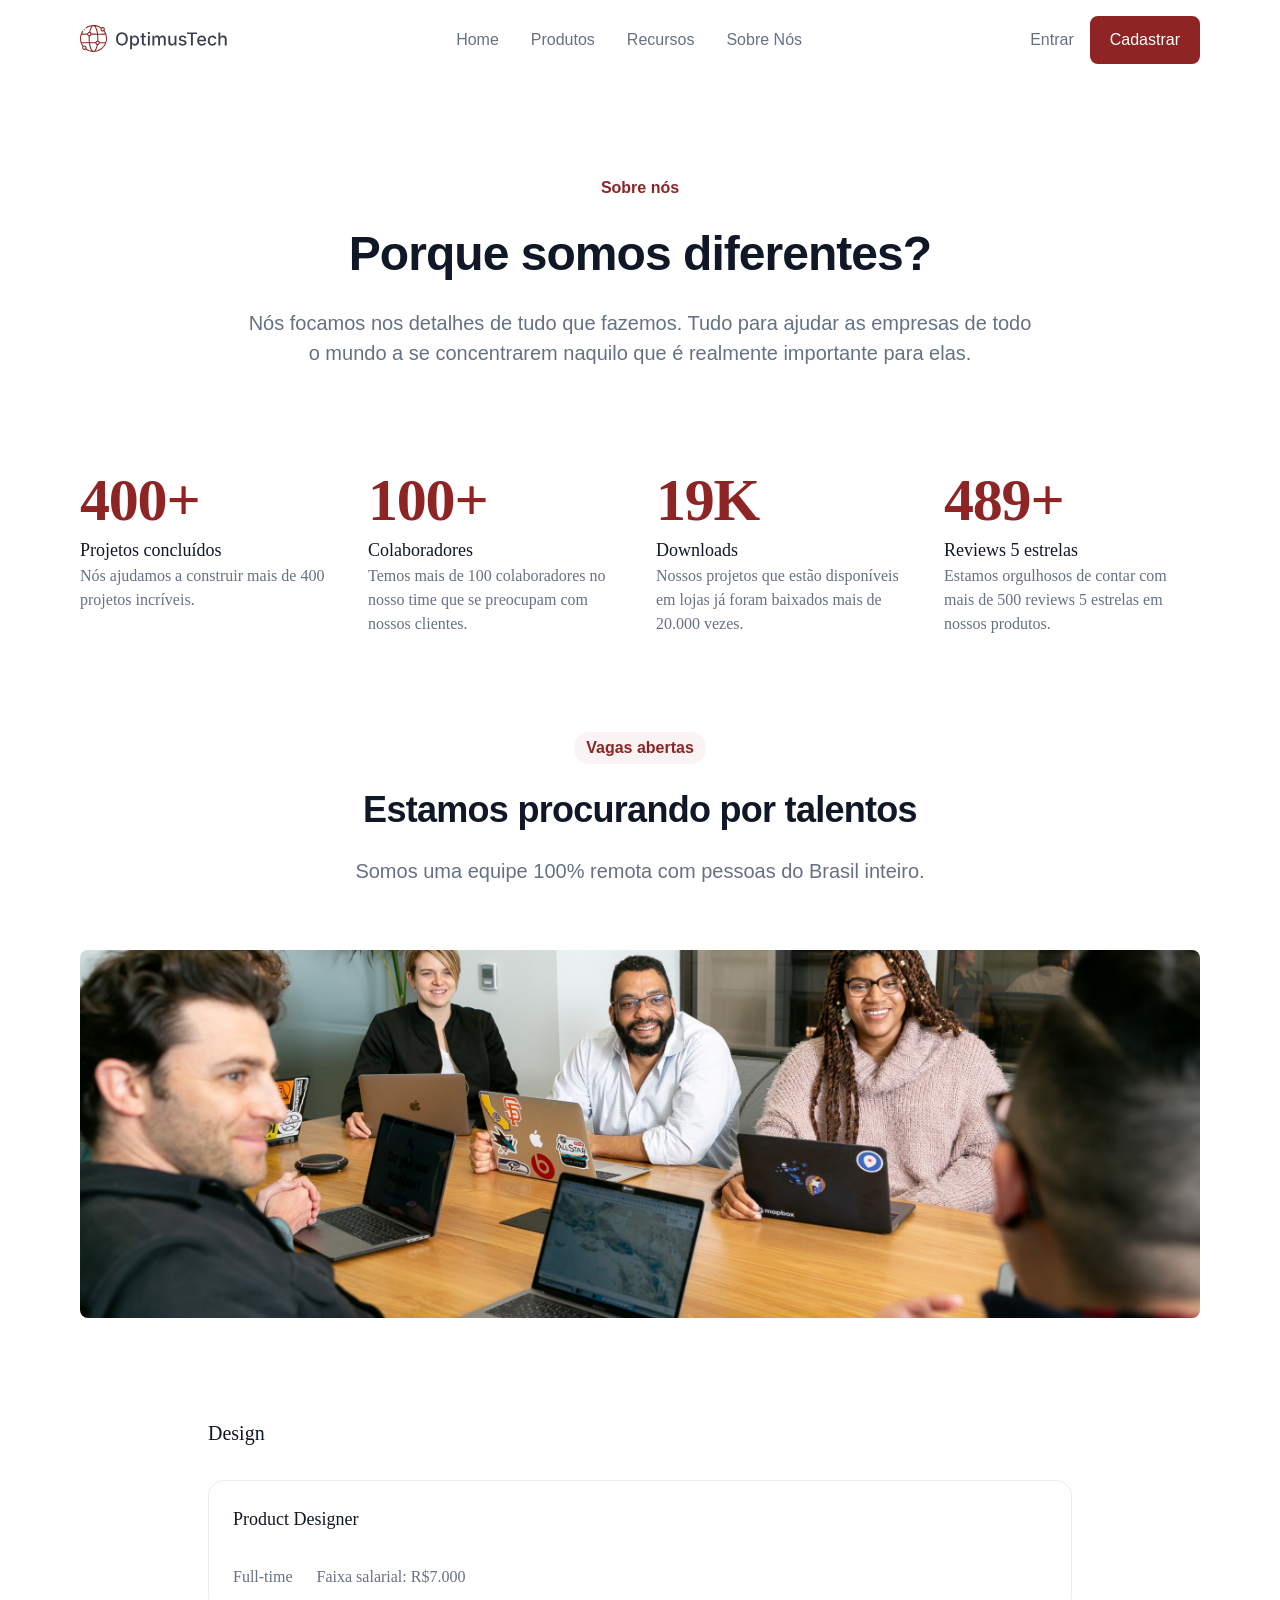
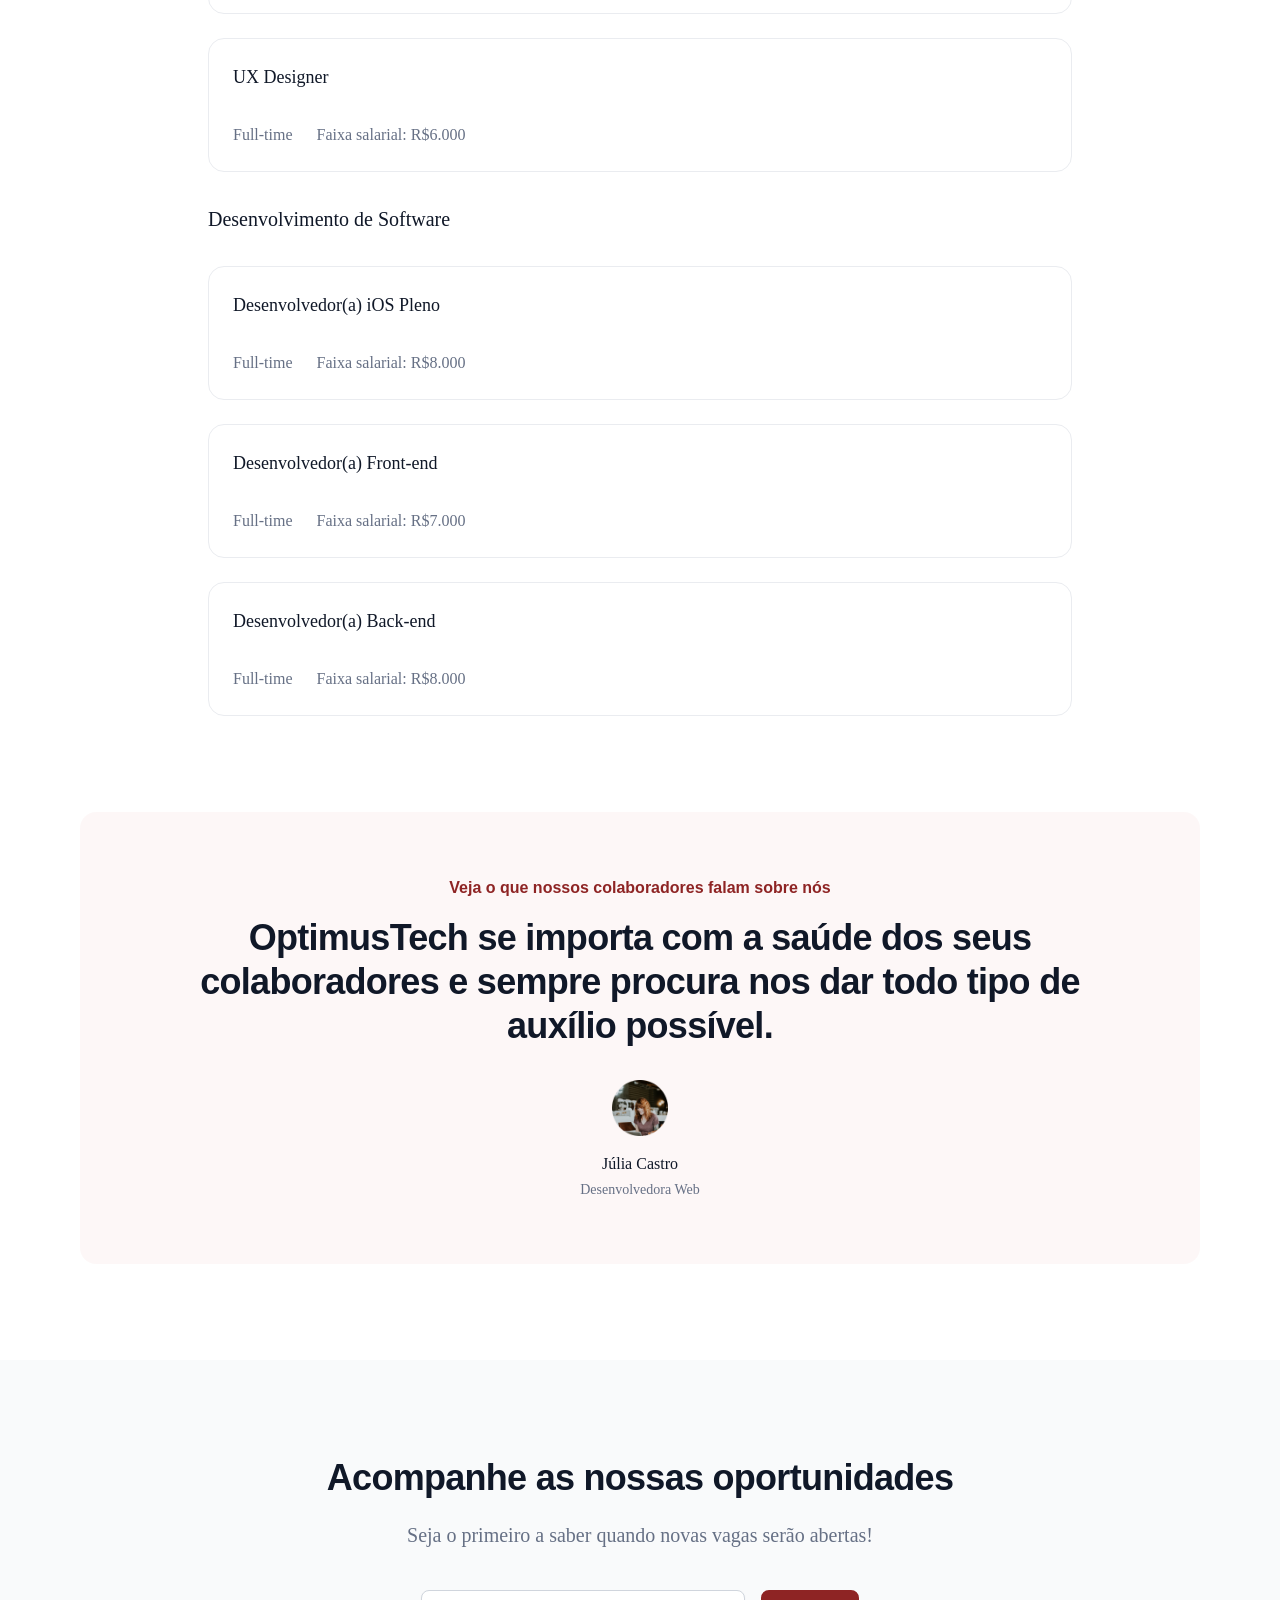
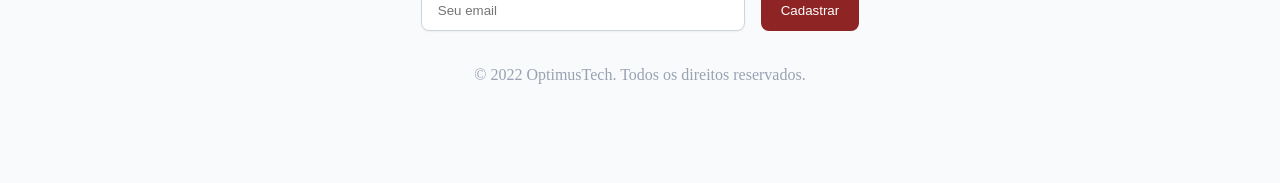
<file: 01.frontend/01.pagina-de-vagas/index.html>
<!doctype html>
<html lang="pt-BR">
  <head>
    <meta charset="UTF-8" />
    <meta name="viewport" content="width=device-width, initial-scale=1.0" />
    <link rel="stylesheet" href="style.css" />
    <script src="js/main.js" defer></script>
    <title>Vagas</title>
  </head>
  <body>
    <nav id="nav-flex">
      <div id="logo">
        <img src="images/logotipo.svg" alt="Logo" />
      </div>
      <div id="flex-pages">
        <ul>
          <li><a href="#">Home</a></li>
          <li><a href="#">Produtos</a></li>
          <li><a href="#">Recursos</a></li>
          <li><a href="#">Sobre Nós</a></li>
        </ul>
      </div>
      <div id="nav-buttons">
        <a id="button-login" href="#">Entrar</a>
        <a id="button-signup" href="#">Cadastrar</a>
      </div>
    </nav>
    <header>
      <span class="etiqueta">Sobre nós</span>
      <h1>Porque somos diferentes?</h1>
      <p>
        Nós focamos nos detalhes de tudo que fazemos. Tudo para ajudar as
        empresas de todo o mundo a se concentrarem naquilo que é realmente
        importante para elas.
      </p>
    </header>
    <section id="metricas">
      <div class="card">
        <h2 class="numero">400+</h2>
        <p class="titulo">Projetos concluídos</p>
        <p class="descricao">
          Nós ajudamos a construir mais de 400 projetos incríveis.
        </p>
      </div>
      <div class="card">
        <h2 class="numero">100+</h2>
        <p class="titulo">Colaboradores</p>
        <p class="descricao">
          Temos mais de 100 colaboradores no nosso time que se preocupam com
          nossos clientes.
        </p>
      </div>
      <div class="card">
        <h2 class="numero">20K</h2>
        <p class="titulo">Downloads</p>
        <p class="descricao">
          Nossos projetos que estão disponíveis em lojas já foram baixados mais
          de 20.000 vezes.
        </p>
      </div>
      <div class="card">
        <h2 class="numero">500+</h2>
        <p class="titulo">Reviews 5 estrelas</p>
        <p class="descricao">
          Estamos orgulhosos de contar com mais de 500 reviews 5 estrelas em
          nossos produtos.
        </p>
      </div>
    </section>
    <section id="vagas">
      <div class="conteudo">
        <span class="etiqueta">Vagas abertas</span>
        <h2>Estamos procurando por talentos</h2>
        <p>Somos uma equipe 100% remota com pessoas do Brasil inteiro.</p>
      </div>
      <div class="vagas-img">
        <img src="images/vagas.jpg" alt="Vagas" />
      </div>
    </section>
    <section id="area">
      <div class="conteudo-vaga">
        <h3 class="vaga-tipo">Design</h3>
        <div class="vagas-relacionadas">
          <div class="vaga">
            <span class="titulo-vaga">Product Designer</span>
            <div class="informacoes">
              <span>Full-time</span>
              <span>Faixa salarial: R$7.000</span>
            </div>
          </div>
          <div class="vaga">
            <span class="titulo-vaga">UX Designer</span>
            <div class="informacoes">
              <span>Full-time</span>
              <span>Faixa salarial: R$6.000</span>
            </div>
          </div>
        </div>
      </div>
      <div class="conteudo-vaga">
        <h3 class="vaga-tipo">Desenvolvimento de Software</h3>
        <div class="vagas-relacionadas">
          <div class="vaga">
            <span class="titulo-vaga">Desenvolvedor(a) iOS Pleno</span>
            <div class="informacoes">
              <span>Full-time</span>
              <span>Faixa salarial: R$8.000</span>
            </div>
          </div>
          <div class="vaga">
            <span class="titulo-vaga">Desenvolvedor(a) Front-end</span>
            <div class="informacoes">
              <span>Full-time</span>
              <span>Faixa salarial: R$7.000</span>
            </div>
          </div>
          <div class="vaga">
            <span class="titulo-vaga">Desenvolvedor(a) Back-end</span>
            <div class="informacoes">
              <span>Full-time</span>
              <span>Faixa salarial: R$8.000</span>
            </div>
          </div>
        </div>
      </div>
    </section>
    <section id="depoimentos">
      <div class="texto">
        <span class="etiqueta"
          >Veja o que nossos colaboradores falam sobre nós</span
        >
        <h2>
          OptimusTech se importa com a saúde dos seus colaboradores e sempre
          procura nos dar todo tipo de auxílio possível.
        </h2>
      </div>
      <div class="avatar">
        <img src="images/avatar.png" alt="Avatar" />
        <div class="nome-funcao">
          <span class="nome-avatar">Júlia Castro</span>
          <span class="funcao-avatar">Desenvolvedora Web</span>
        </div>
      </div>
    </section>
    <footer id="rodape">
      <div class="newsletter-rodape">
        <div class="texto-rodape">
          <h2>Acompanhe as nossas oportunidades</h2>
          <p>Seja o primeiro a saber quando novas vagas serão abertas!</p>
        </div>
        <form method="POST" class="email-rodape">
          <input type="email" placeholder="Seu email" />
          <button class="button-emails" type="submit">Cadastrar</button>
        </form>
      </div>
      <p id="copyright">© 2022 OptimusTech. Todos os direitos reservados.</p>
    </footer>
  </body>
</html>
</file>
<file: 01.frontend/01.pagina-de-vagas/style.css>
:root {
    --primary-color: #8E2424;
    --secondary-color: #667085;
    --color-black: #101828;
    --gray-200: #EAECF0;
    --Base-White: #FFFFFF;
    --font-family: "Inter", sans-serif;
    --space: 96px;
}

* {
    font-family: "Inter", sans-serif;
    margin: 0;
    padding: 0;
    box-sizing: border-box;
}

section {
    padding-left: 80px;
    padding-right: 80px;
}

#logo img:hover {
    cursor: pointer;
}

#nav-flex {
    display: flex;
    justify-content: space-between;
    align-items: center;
    height: 80px;
    padding: 0 80px;
    font-size: 16px;
    color: var(--secondary-color);
}

#nav-flex {
    display: flex;
    justify-content: space-between;
}

#nav-flex ul {
    display: flex;
    list-style: none;
    align-items: center;
    gap: 32px;
}

#nav-flex a {
    line-height: 24px;
    color: var(--secondary-color);
    text-decoration: none;
}

#flex-pages li a:hover {
    color: #8E2424;
    border-bottom: 2px solid #8E2424;
    padding-bottom: 4px;

}

#nav-buttons {
    display: flex;
    align-items: center;
    gap: 16px;
    line-height: 24px;
}

a#button-login:hover {
    color: #8E2424;
    cursor: pointer;
}

a#button-signup,
#rodape button {
    background-color: var(--primary-color);
    border: 2px solid var(--primary-color);
    color: #FFFFFF;
    border-radius: 8px;
    padding: 10px 18px;
}

a#button-signup:hover {
    border-color: 2px solid var(--primary-color);
    background-color: #FFFFFF;
    color: var(--primary-color);
    cursor: pointer;
}

header {
    display: flex;
    flex-direction: column;
    align-items: center;
    gap: 24px;
    padding: 96px 0;
    align-self: stretch;
}

span.etiqueta {
    color: var(--primary-color);
    font-size: 16px;
    line-height: 24px;
    font-weight: 600;
}

header h1 {
    font-size: 48px;
    font-style: normal;
    font-weight: 600;
    line-height: 60px;
    color: var(--color-black);
    letter-spacing: -0.96px;
}

header p {
    color: var(--secondary-color);
    font-size: 20px;
    font-style: normal;
    font-weight: 400;
    line-height: 30px;
    max-width: 792px;
    text-align: center;
}

#metricas {
    display: grid;
    grid-template-columns: repeat(4, 1fr);
    gap: 32px;
    padding-bottom: var(--space);
}

#metricas .card .numero {
    color: var(--primary-color);
    font-family: Inter;
    font-size: 60px;
    font-style: normal;
    font-weight: 600;
    line-height: 72px;
    letter-spacing: -1.2px;
}

#metricas .card p.titulo {
    color: var(--color-black);
    font-family: Inter;
    font-size: 18px;
    font-style: normal;
    font-weight: 500;
    line-height: 28px;
}

#metricas .card p.descricao {
    color: var(--secondary-color);
    font-family: Inter;
    font-size: 16px;
    font-style: normal;
    font-weight: 400;
    line-height: 24px;
}

#vagas {
    display: flex;
    flex-direction: column;
    align-items: center;
}

#vagas .conteudo {
    display: flex;
    flex-direction: column;
    align-items: center;
    gap: 24px;
    align-self: stretch;
}

#vagas .conteudo .etiqueta {
    padding: 4px 12px;
    justify-content: center;
    align-items: center;
    border-radius: 16px;
    background: rgba(142, 36, 36, 0.05);
}

#vagas .conteudo h2,
#depoimentos h2,
#rodape h2 {
    font-size: 36px;
    font-style: normal;
    font-weight: 600;
    line-height: 44px;
    color: var(--color-black);
    letter-spacing: -0.72px;
    text-align: center;
}

#vagas .conteudo p {
    color: var(--secondary-color);
    font-size: 20px;
    font-style: normal;
    font-weight: 400;
    line-height: 30px;
    max-width: 792px;
    text-align: center;
}

#vagas .vagas-img {
    margin-top: 64px;
    margin-bottom: 96px;
}

#vagas .vagas-img img {
    width: 100%;
    height: auto;
    border-radius: 8px;
}

#area {
    display: flex;
    flex-direction: column;
    gap: 32px;
    align-items: start;
    margin: 0 auto;
    width: 80%;
    padding-bottom: 96px;
}

#area .conteudo-vaga {
    display: flex;
    flex-direction: column;
    align-self: stretch;
    gap: 32px;
}

#area h3.vaga-tipo {
    color: var(--color-black);
    font-family: Inter;
    font-size: 20px;
    font-style: normal;
    font-weight: 500;
    line-height: 30px;
}

#area .vagas-relacionadas {
    display: flex;
    flex-direction: column;
    align-self: stretch;
    gap: 24px;
}

#area .vaga-tipo {
    color: var(--color-black);
    font-family: Inter;
    font-size: 20px;
    font-style: normal;
    font-weight: 500;
    line-height: 30px;
}

#area .vagas-relacionadas .vaga {
    display: flex;
    padding: 24px;
    flex-direction: column;
    gap: 32px;
    align-self: stretch;
    border-radius: 16px;
    border: 1px solid var(--gray-200);
    background: var(--Base-White);
}

span.titulo-vaga {
    color: var(--color-black);
    font-family: Inter;
    font-size: 18px;
    font-style: normal;
    font-weight: 500;
    line-height: 28px;
}

#area .vagas-relacionadas .vaga .informacoes {
    display: flex;
    gap: 24px
}

#area .vagas-relacionadas .vaga .informacoes span {
    color: var(--secondary-color);
    font-family: Inter;
    font-size: 16px;
    font-style: normal;
    font-weight: 500;
    line-height: 24px;
}

#depoimentos {
    display: flex;
    padding: 64px;
    margin: 0 80px;
    border-radius: 16px;
    background: rgba(195, 25, 25, 0.03);
    flex-direction: column;
    align-items: center;
    gap: 32px;
    align-self: stretch;
    margin-bottom: var(--space);
}

#depoimentos .texto,
#depoimentos .avatar {
    display: flex;
    flex-direction: column;
    align-items: center;
    gap: 16px;
}

#depoimentos .avatar img {
    width: 56px;
}

#depoimentos .avatar .nome-funcao {
    display: flex;
    flex-direction: column;
    align-items: center;
    gap: 4px;
}

#depoimentos .avatar .nome-funcao span.nome-avatar {
    color: var(--color-black);
    font-family: Inter;
    font-size: 16px;
    font-style: normal;
    font-weight: 500;
    line-height: 24px;
    text-align: center;
}

#depoimentos .avatar .nome-funcao span.funcao-avatar {
    color: var(--secondary-color);
    text-align: center;
    font-family: Inter;
    font-size: 14px;
    font-style: normal;
    font-weight: 400;
    line-height: 20px;
}

#rodape {
    display: flex;
    padding: 96px 0;
    flex-direction: column;
    align-items: center;
    gap: 32px;
    align-self: stretch;
    background: #F9FAFB;
}

#rodape .newsletter-rodape {
    display: flex;
    flex-direction: column;
    align-items: center;
    text-align: center;
    gap: 40px;
}

#rodape .texto-rodape {
    display: flex;
    flex-direction: column;
    align-items: center;
    text-align: center;
    gap: 20px;
}

#rodape .texto-rodape p {
    color: var(--secondary-color);
    text-align: center;
    font-family: Inter;
    font-size: 20px;
    font-style: normal;
    font-weight: 400;
    line-height: 30px;
}

#rodape form.email-rodape {
    display: flex;
    gap: 16px;
    justify-content: center;
    width: 70%;
}

#rodape form.email-rodape input {
    display: flex;
    padding: 12px 14px 12px 16px;
    align-items: center;
    gap: 8px;
    align-self: stretch;

    border-radius: 8px;
    border: 1px solid #D0D5DD;
    background: var(--Base-White);

    /* Shadow/xs */
    box-shadow: 0 1px 2px 0 rgba(16, 24, 40, 0.05);
    width: 100%;
}

p#copyright {
    color: #98A2B3;
    font-family: Inter;
    font-size: 16px;
    font-style: normal;
    font-weight: 400;
    line-height: 24px;
    /* 150% */
}
</file>
